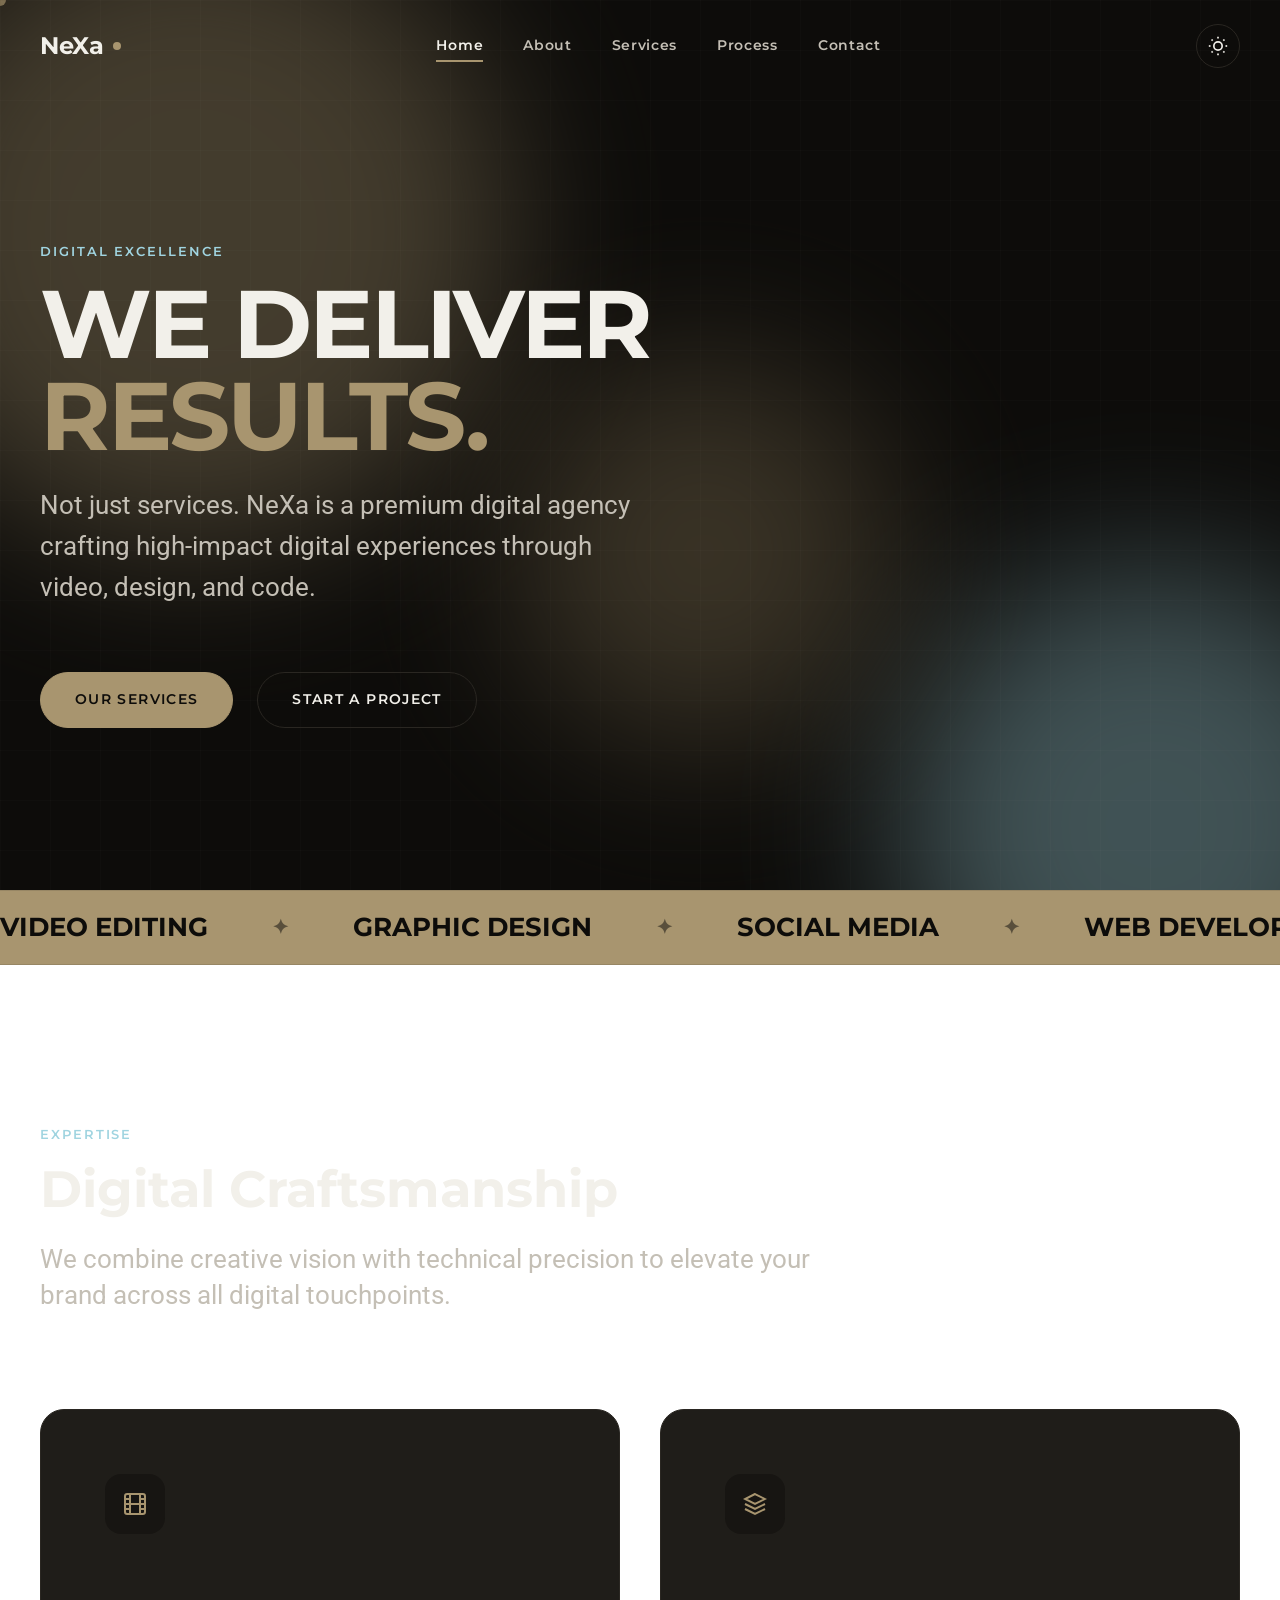
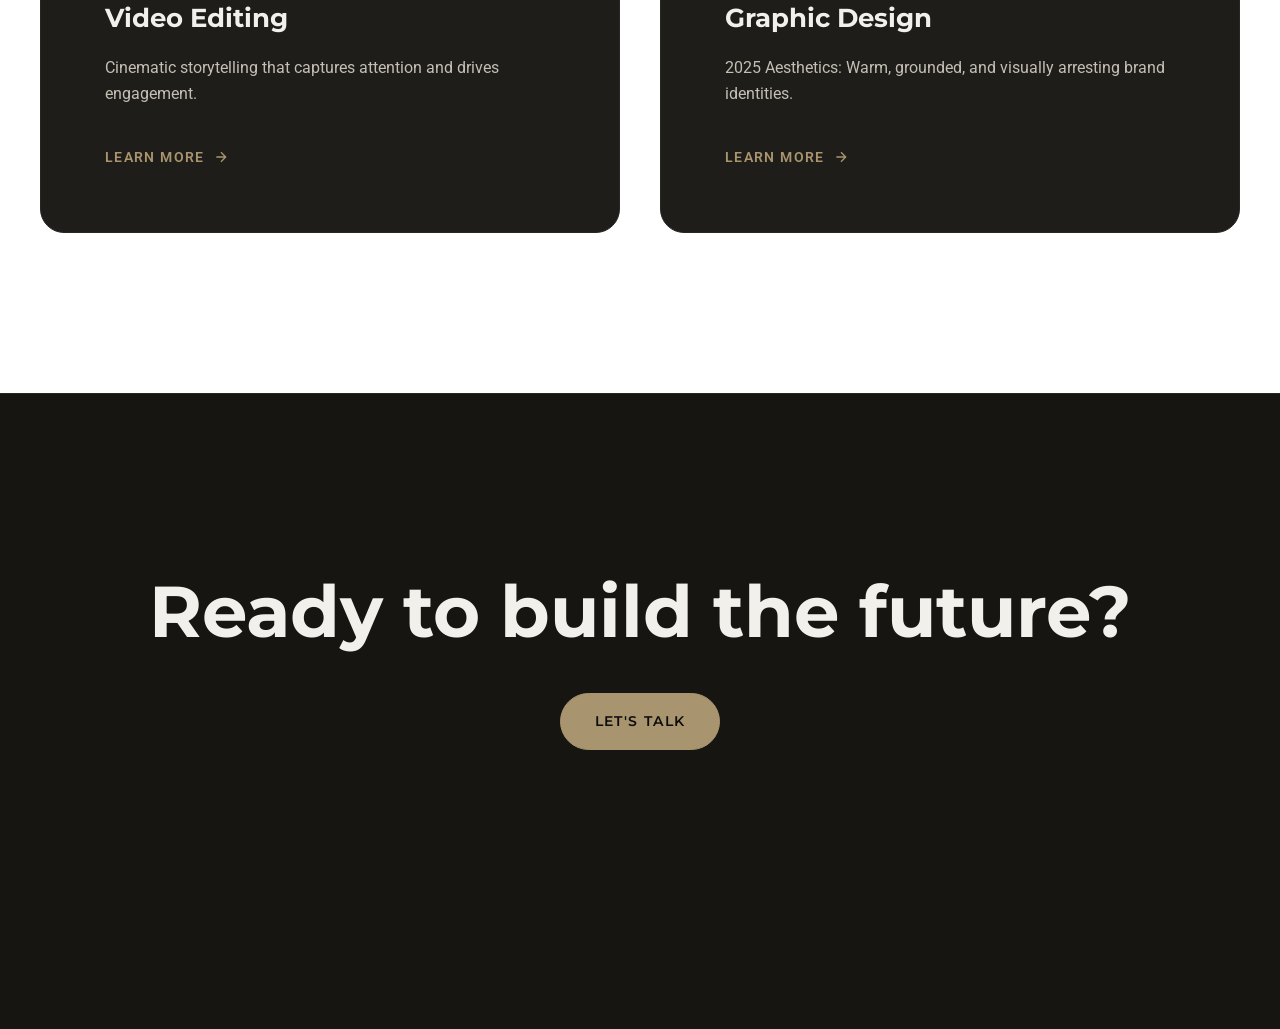
<file: index.html>
<!DOCTYPE html>
<html lang="en" data-theme="dark">
<head>
  <meta charset="UTF-8">
  <meta name="viewport" content="width=device-width, initial-scale=1.0">
  <title>NeXa | Digital Agency</title>
  <meta name="description" content="NeXa - We don't just offer services, we deliver results. Premium digital agency offering Video Editing, Graphic Design, Social Media Management, and Web Development.">
  
  <link rel="preconnect" href="https://fonts.googleapis.com">
  <link rel="preconnect" href="https://fonts.gstatic.com" crossorigin>
  <link href="https://fonts.googleapis.com/css2?family=Montserrat:wght@600;700&family=Roboto:wght@400;600&display=swap" rel="stylesheet">
  
  <link rel="stylesheet" href="styles.css">
</head>
<body>
  <!-- Custom Cursor -->
  <div class="custom-cursor" id="cursor"></div>

  <!-- Header -->
  <header class="site-header" id="header">
    <div class="nav-container">
      <a href="index.html" class="nav-brand interactive">
        NeXa<span class="brand-dot"></span>
      </a>

      <nav class="nav-links" id="nav-links">
        <a href="index.html" class="nav-link active interactive">Home</a>
        <a href="about.html" class="nav-link interactive">About</a>
        <a href="services.html" class="nav-link interactive">Services</a>
        <a href="roadmap.html" class="nav-link interactive">Process</a>
        <a href="contact.html" class="nav-link interactive">Contact</a>
      </nav>

      <div class="nav-actions">
        <button class="theme-toggle interactive" id="theme-toggle" aria-label="Toggle theme">
          <svg class="icon-moon" xmlns="http://www.w3.org/2000/svg" viewBox="0 0 24 24" fill="none" stroke="currentColor" stroke-width="2"><path d="M21 12.79A9 9 0 1 1 11.21 3 7 7 0 0 0 21 12.79z"></path></svg>
          <svg class="icon-sun" xmlns="http://www.w3.org/2000/svg" viewBox="0 0 24 24" fill="none" stroke="currentColor" stroke-width="2"><circle cx="12" cy="12" r="5"></circle><line x1="12" y1="1" x2="12" y2="3"></line><line x1="12" y1="21" x2="12" y2="23"></line><line x1="4.22" y1="4.22" x2="5.64" y2="5.64"></line><line x1="18.36" y1="18.36" x2="19.78" y2="19.78"></line><line x1="1" y1="12" x2="3" y2="12"></line><line x1="21" y1="12" x2="23" y2="12"></line><line x1="4.22" y1="19.78" x2="5.64" y2="18.36"></line><line x1="18.36" y1="5.64" x2="19.78" y2="4.22"></line></svg>
        </button>
        
        <button class="nav-toggle interactive" id="nav-toggle" aria-expanded="false" aria-label="Menu">
          <span class="hamburger-line"></span>
          <span class="hamburger-line"></span>
          <span class="hamburger-line"></span>
        </button>
      </div>
    </div>
  </header>

  <main class="main-content">
    <!-- Hero Section -->
    <section class="hero">
      <div class="hero-bg"></div>
      <div class="hero-content reveal">
        <span class="eyebrow">Digital Excellence</span>
        <h1 class="hero-title">We Deliver <br><span>Results.</span></h1>
        <p class="hero-subtitle">Not just services. NeXa is a premium digital agency crafting high-impact digital experiences through video, design, and code.</p>
        <div class="hero-actions">
          <a href="services.html" class="btn btn-primary interactive">Our Services</a>
          <a href="contact.html" class="btn btn-outline interactive">Start a Project</a>
        </div>
      </div>
    </section>

    <!-- Marquee -->
    <div class="marquee-wrapper">
      <div class="marquee-content">
        <div class="marquee-item">Video Editing</div>
        <div class="marquee-item">Graphic Design</div>
        <div class="marquee-item">Social Media</div>
        <div class="marquee-item">Web Development</div>
        <div class="marquee-item">Strategy</div>
        <!-- Duplicate for infinite loop -->
        <div class="marquee-item">Video Editing</div>
        <div class="marquee-item">Graphic Design</div>
        <div class="marquee-item">Social Media</div>
        <div class="marquee-item">Web Development</div>
        <div class="marquee-item">Strategy</div>
      </div>
    </div>

    <!-- Quick Services Preview -->
    <section class="section">
      <div class="section-header reveal">
        <span class="eyebrow">Expertise</span>
        <h2 class="section-title">Digital Craftsmanship</h2>
        <p class="section-desc">We combine creative vision with technical precision to elevate your brand across all digital touchpoints.</p>
      </div>

      <div class="services-grid reveal-stagger reveal">
        <!-- Service 1 -->
        <div class="service-card interactive">
          <div class="service-icon">
            <svg width="24" height="24" viewBox="0 0 24 24" fill="none" stroke="currentColor" stroke-width="2"><rect x="2" y="2" width="20" height="20" rx="2.18" ry="2.18"></rect><line x1="7" y1="2" x2="7" y2="22"></line><line x1="17" y1="2" x2="17" y2="22"></line><line x1="2" y1="12" x2="22" y2="12"></line><line x1="2" y1="7" x2="7" y2="7"></line><line x1="2" y1="17" x2="7" y2="17"></line><line x1="17" y1="17" x2="22" y2="17"></line><line x1="17" y1="7" x2="22" y2="7"></line></svg>
          </div>
          <div>
            <h3>Video Editing</h3>
            <p>Cinematic storytelling that captures attention and drives engagement.</p>
          </div>
          <a href="services.html" class="service-link">Learn More <svg width="16" height="16" viewBox="0 0 24 24" fill="none" stroke="currentColor" stroke-width="2"><path d="M5 12h14M12 5l7 7-7 7"/></svg></a>
        </div>
        
        <!-- Service 2 -->
        <div class="service-card interactive">
          <div class="service-icon">
            <svg width="24" height="24" viewBox="0 0 24 24" fill="none" stroke="currentColor" stroke-width="2"><polygon points="12 2 2 7 12 12 22 7 12 2"></polygon><polyline points="2 17 12 22 22 17"></polyline><polyline points="2 12 12 17 22 12"></polyline></svg>
          </div>
          <div>
            <h3>Graphic Design</h3>
            <p>2025 Aesthetics: Warm, grounded, and visually arresting brand identities.</p>
          </div>
          <a href="services.html" class="service-link">Learn More <svg width="16" height="16" viewBox="0 0 24 24" fill="none" stroke="currentColor" stroke-width="2"><path d="M5 12h14M12 5l7 7-7 7"/></svg></a>
        </div>
      </div>
    </section>
  </main>

  <footer class="site-footer">
    <div class="footer-top reveal">
      <h2 class="footer-title">Ready to build the future?</h2>
      <a href="contact.html" class="btn btn-primary interactive">Let's Talk</a>
    </div>
    <div class="footer-bottom reveal">
      <div class="nav-brand">NeXa<span class="brand-dot"></span></div>
      <p>&copy; 2026 NeXa Digital Agency. All rights reserved.</p>
      <div class="footer-links">
        <a href="#" class="interactive">Twitter</a>
        <a href="#" class="interactive">LinkedIn</a>
        <a href="#" class="interactive">Instagram</a>
      </div>
    </div>
  </footer>

  <script src="script.js"></script>
</body>
</html>
</file>
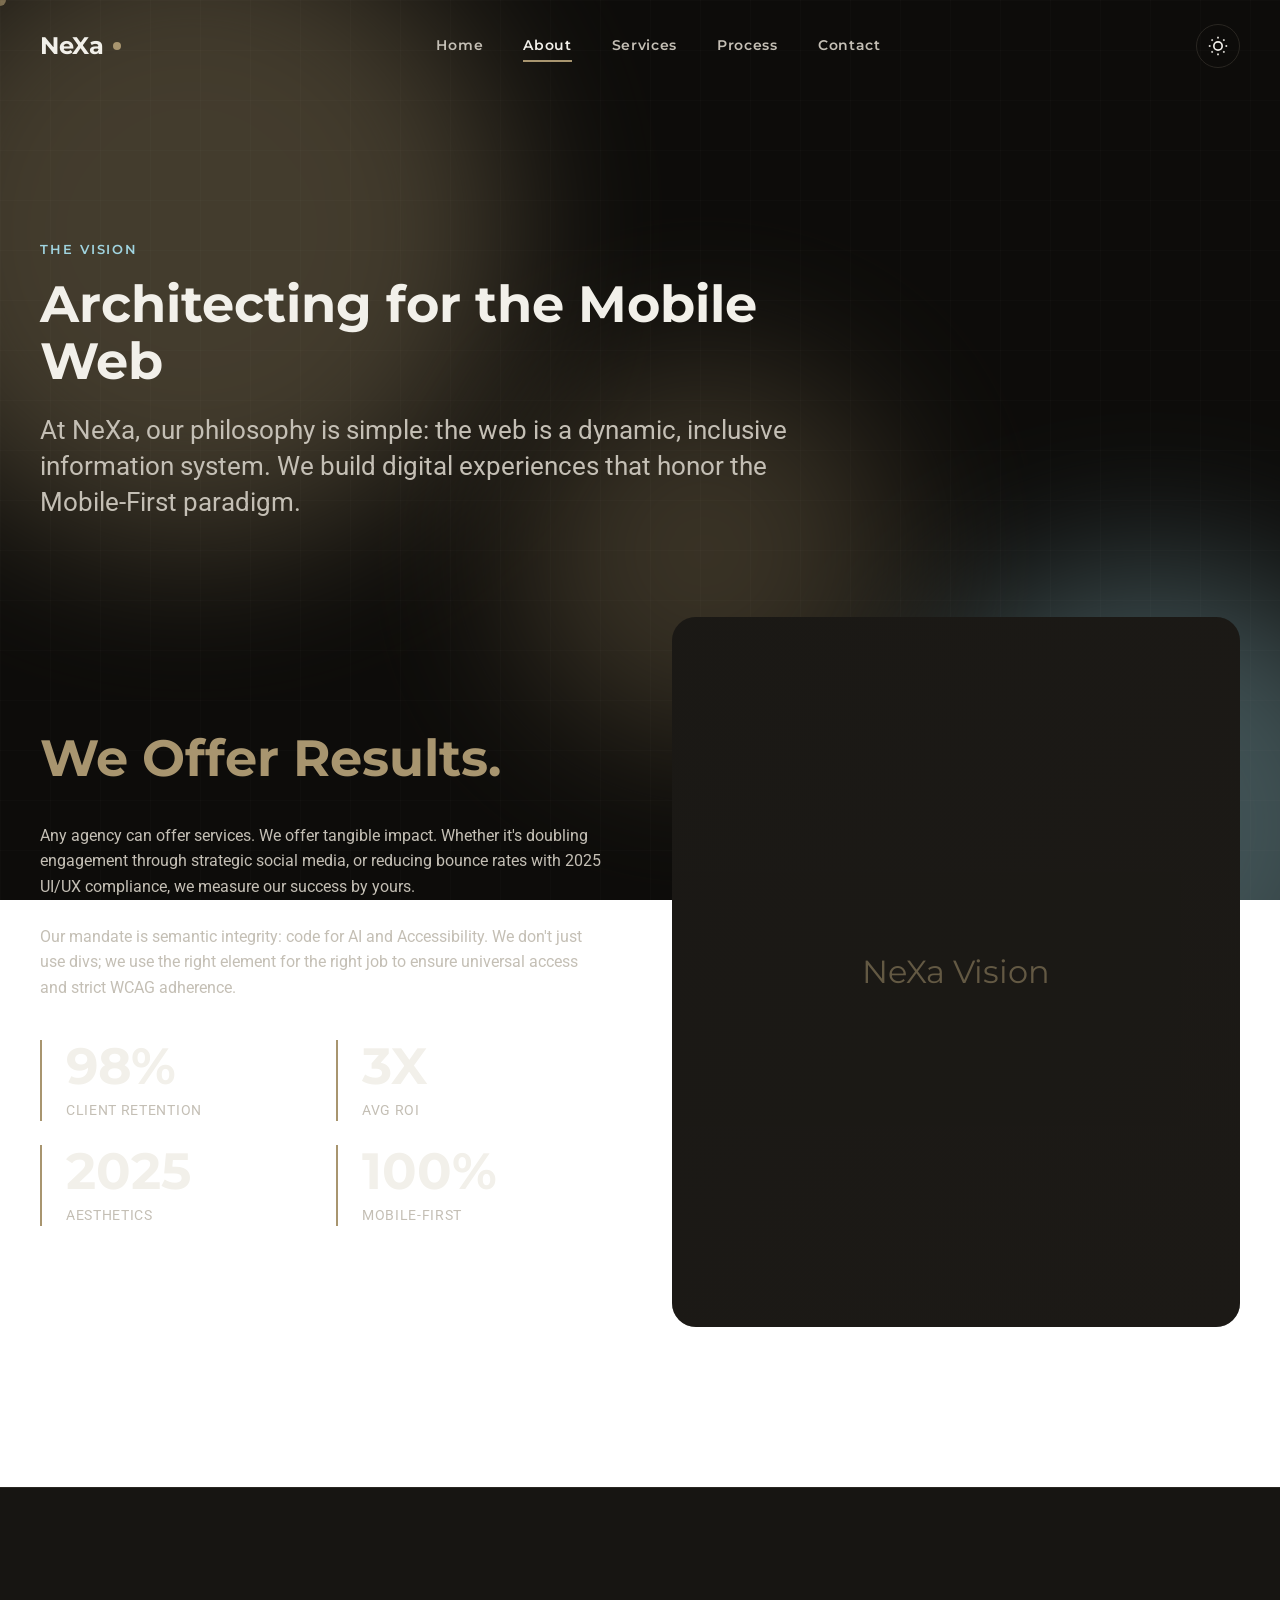
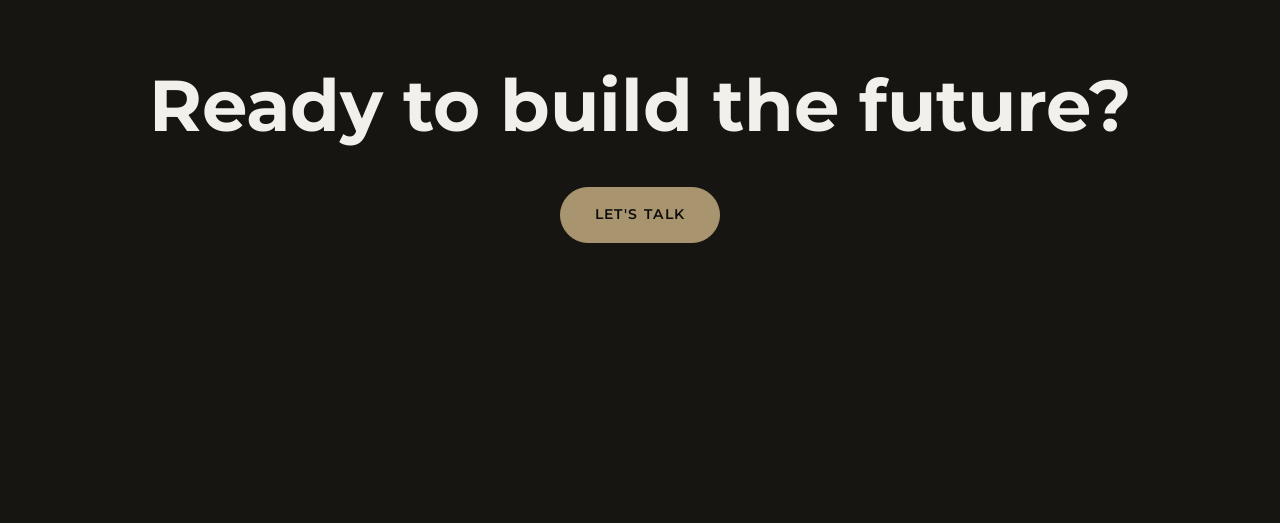
<file: about.html>
<!DOCTYPE html>
<html lang="en" data-theme="dark">
<head>
  <meta charset="UTF-8">
  <meta name="viewport" content="width=device-width, initial-scale=1.0">
  <title>About | NeXa Digital Agency</title>
  
  <link rel="preconnect" href="https://fonts.googleapis.com">
  <link rel="preconnect" href="https://fonts.gstatic.com" crossorigin>
  <link href="https://fonts.googleapis.com/css2?family=Montserrat:wght@600;700&family=Roboto:wght@400;600&display=swap" rel="stylesheet">
  
  <link rel="stylesheet" href="styles.css">
</head>
<body>
  <div class="custom-cursor" id="cursor"></div>

  <!-- Header -->
  <header class="site-header" id="header">
    <div class="nav-container">
      <a href="index.html" class="nav-brand interactive">
        NeXa<span class="brand-dot"></span>
      </a>

      <nav class="nav-links" id="nav-links">
        <a href="index.html" class="nav-link interactive">Home</a>
        <a href="about.html" class="nav-link active interactive">About</a>
        <a href="services.html" class="nav-link interactive">Services</a>
        <a href="roadmap.html" class="nav-link interactive">Process</a>
        <a href="contact.html" class="nav-link interactive">Contact</a>
      </nav>

      <div class="nav-actions">
        <button class="theme-toggle interactive" id="theme-toggle" aria-label="Toggle theme">
          <svg class="icon-moon" xmlns="http://www.w3.org/2000/svg" viewBox="0 0 24 24" fill="none" stroke="currentColor" stroke-width="2"><path d="M21 12.79A9 9 0 1 1 11.21 3 7 7 0 0 0 21 12.79z"></path></svg>
          <svg class="icon-sun" xmlns="http://www.w3.org/2000/svg" viewBox="0 0 24 24" fill="none" stroke="currentColor" stroke-width="2"><circle cx="12" cy="12" r="5"></circle><line x1="12" y1="1" x2="12" y2="3"></line><line x1="12" y1="21" x2="12" y2="23"></line><line x1="4.22" y1="4.22" x2="5.64" y2="5.64"></line><line x1="18.36" y1="18.36" x2="19.78" y2="19.78"></line><line x1="1" y1="12" x2="3" y2="12"></line><line x1="21" y1="12" x2="23" y2="12"></line><line x1="4.22" y1="19.78" x2="5.64" y2="18.36"></line><line x1="18.36" y1="5.64" x2="19.78" y2="4.22"></line></svg>
        </button>
        
        <button class="nav-toggle interactive" id="nav-toggle" aria-expanded="false" aria-label="Menu">
          <span class="hamburger-line"></span>
          <span class="hamburger-line"></span>
          <span class="hamburger-line"></span>
        </button>
      </div>
    </div>
  </header>

  <main class="main-content">
    <section class="section">
      <div class="section-header reveal">
        <span class="eyebrow">The Vision</span>
        <h1 class="section-title">Architecting for the Mobile Web</h1>
        <p class="section-desc">At NeXa, our philosophy is simple: the web is a dynamic, inclusive information system. We build digital experiences that honor the Mobile-First paradigm.</p>
      </div>

      <div class="results-grid reveal">
        <div class="results-content">
          <h2 class="text-accent" style="font-family: var(--font-headline); font-size: var(--fs-h2); margin-bottom: var(--space-md);">We Offer Results.</h2>
          <p style="margin-bottom: var(--space-md); color: var(--text-secondary);">
            Any agency can offer services. We offer tangible impact. Whether it's doubling engagement through strategic social media, or reducing bounce rates with 2025 UI/UX compliance, we measure our success by yours.
          </p>
          <p style="color: var(--text-secondary);">
            Our mandate is semantic integrity: code for AI and Accessibility. We don't just use divs; we use the right element for the right job to ensure universal access and strict WCAG adherence.
          </p>
          
          <div class="results-stats">
            <div class="stat-item interactive">
              <div class="stat-num">98%</div>
              <div class="stat-label">Client Retention</div>
            </div>
            <div class="stat-item interactive">
              <div class="stat-num">3X</div>
              <div class="stat-label">Avg ROI</div>
            </div>
            <div class="stat-item interactive">
              <div class="stat-num">2025</div>
              <div class="stat-label">Aesthetics</div>
            </div>
            <div class="stat-item interactive">
              <div class="stat-num">100%</div>
              <div class="stat-label">Mobile-First</div>
            </div>
          </div>
        </div>
        
        <div class="results-image interactive">
          <!-- Placeholder gradient box since we don't have an image -->
          <div style="width: 100%; height: 100%; background: linear-gradient(135deg, var(--bg-secondary), var(--bg-hero-start)); display: flex; align-items: center; justify-content: center; font-family: var(--font-headline); font-size: 2rem; color: var(--accent); opacity: 0.5;">
            NeXa Vision
          </div>
        </div>
      </div>
    </section>
  </main>

  <footer class="site-footer">
    <div class="footer-top reveal">
      <h2 class="footer-title">Ready to build the future?</h2>
      <a href="contact.html" class="btn btn-primary interactive">Let's Talk</a>
    </div>
    <div class="footer-bottom reveal">
      <div class="nav-brand">NeXa<span class="brand-dot"></span></div>
      <p>&copy; 2026 NeXa Digital Agency. All rights reserved.</p>
      <div class="footer-links">
        <a href="#" class="interactive">Twitter</a>
        <a href="#" class="interactive">LinkedIn</a>
        <a href="#" class="interactive">Instagram</a>
      </div>
    </div>
  </footer>

  <script src="script.js"></script>
</body>
</html>
</file>
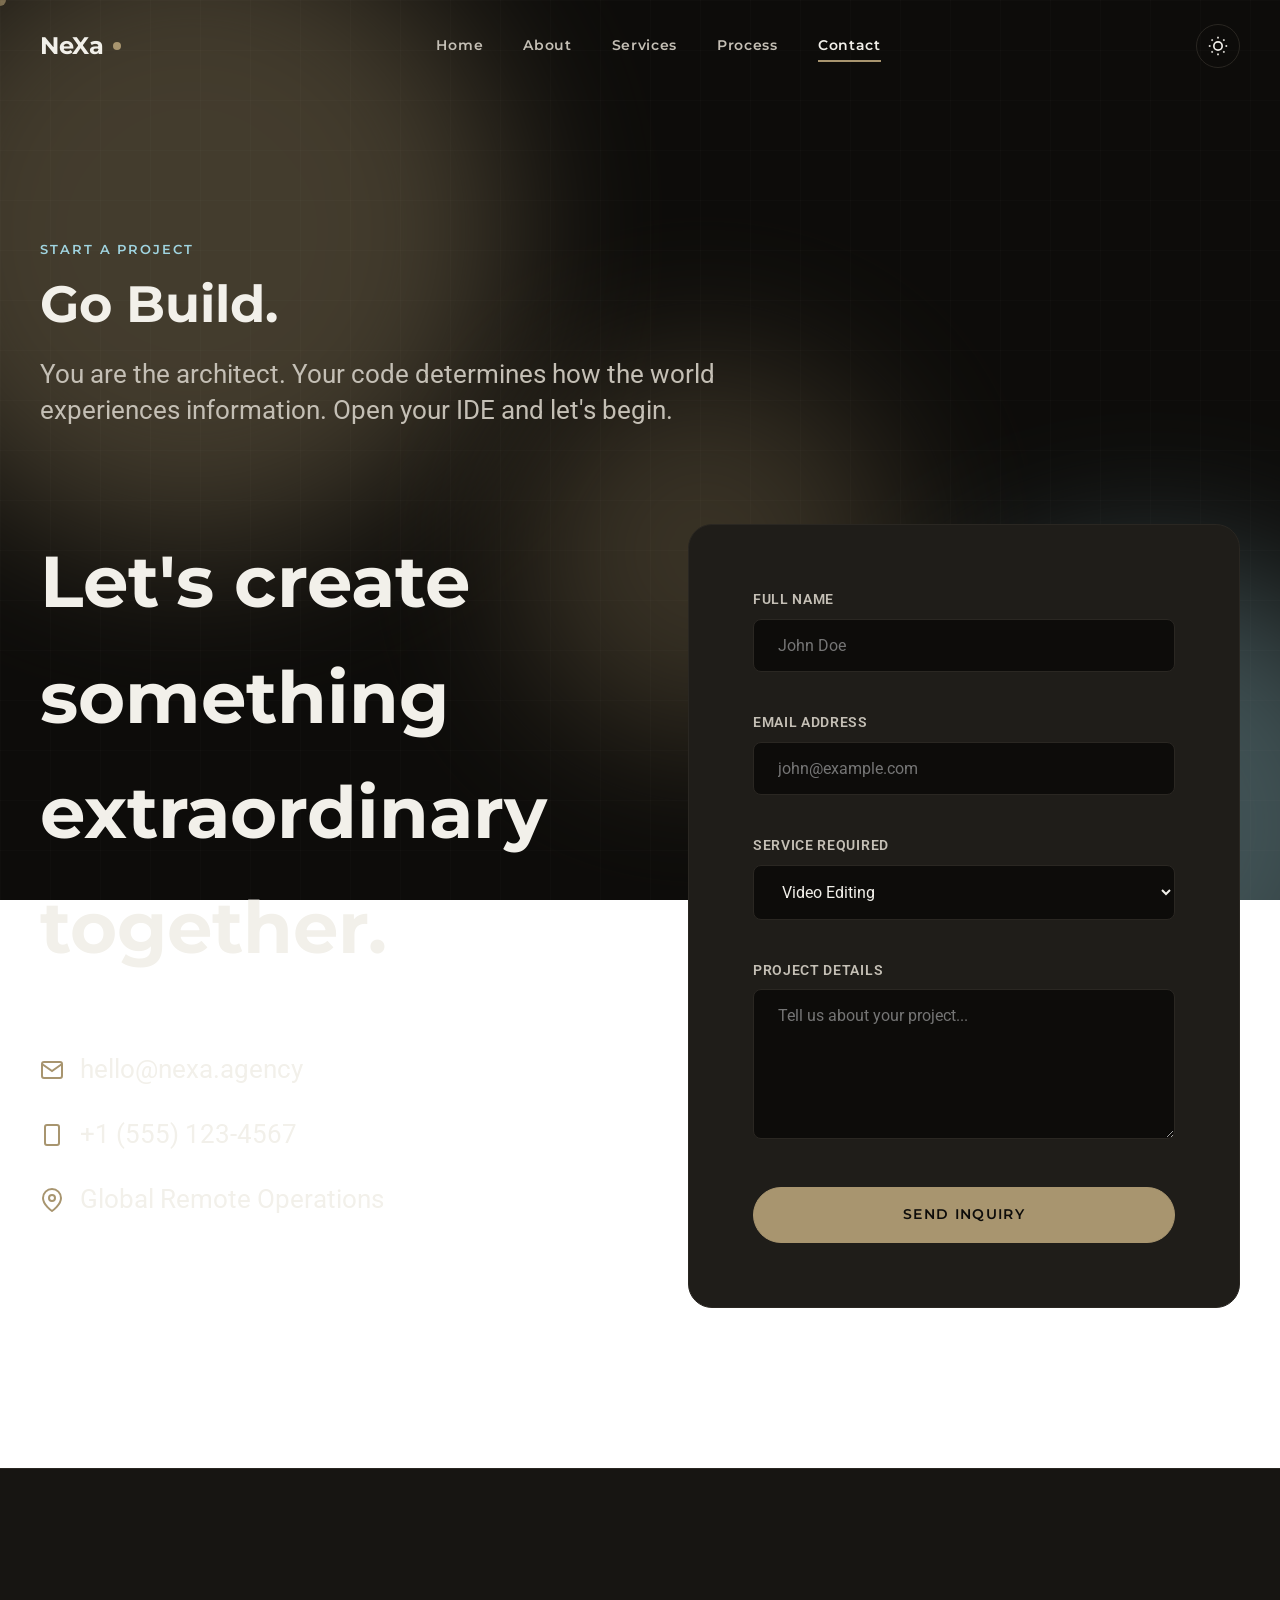
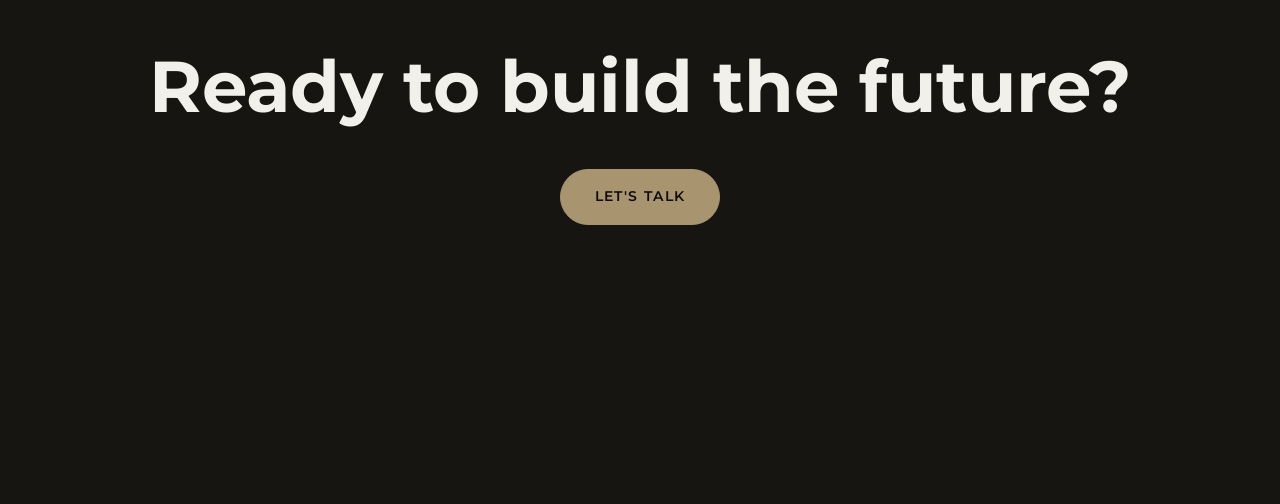
<file: contact.html>
<!DOCTYPE html>
<html lang="en" data-theme="dark">
<head>
  <meta charset="UTF-8">
  <meta name="viewport" content="width=device-width, initial-scale=1.0">
  <title>Contact | NeXa Digital Agency</title>
  
  <link rel="preconnect" href="https://fonts.googleapis.com">
  <link rel="preconnect" href="https://fonts.gstatic.com" crossorigin>
  <link href="https://fonts.googleapis.com/css2?family=Montserrat:wght@600;700&family=Roboto:wght@400;600&display=swap" rel="stylesheet">
  
  <link rel="stylesheet" href="styles.css">
</head>
<body>
  <div class="custom-cursor" id="cursor"></div>

  <!-- Header -->
  <header class="site-header" id="header">
    <div class="nav-container">
      <a href="index.html" class="nav-brand interactive">
        NeXa<span class="brand-dot"></span>
      </a>

      <nav class="nav-links" id="nav-links">
        <a href="index.html" class="nav-link interactive">Home</a>
        <a href="about.html" class="nav-link interactive">About</a>
        <a href="services.html" class="nav-link interactive">Services</a>
        <a href="roadmap.html" class="nav-link interactive">Process</a>
        <a href="contact.html" class="nav-link active interactive">Contact</a>
      </nav>

      <div class="nav-actions">
        <button class="theme-toggle interactive" id="theme-toggle" aria-label="Toggle theme">
          <svg class="icon-moon" xmlns="http://www.w3.org/2000/svg" viewBox="0 0 24 24" fill="none" stroke="currentColor" stroke-width="2"><path d="M21 12.79A9 9 0 1 1 11.21 3 7 7 0 0 0 21 12.79z"></path></svg>
          <svg class="icon-sun" xmlns="http://www.w3.org/2000/svg" viewBox="0 0 24 24" fill="none" stroke="currentColor" stroke-width="2"><circle cx="12" cy="12" r="5"></circle><line x1="12" y1="1" x2="12" y2="3"></line><line x1="12" y1="21" x2="12" y2="23"></line><line x1="4.22" y1="4.22" x2="5.64" y2="5.64"></line><line x1="18.36" y1="18.36" x2="19.78" y2="19.78"></line><line x1="1" y1="12" x2="3" y2="12"></line><line x1="21" y1="12" x2="23" y2="12"></line><line x1="4.22" y1="19.78" x2="5.64" y2="18.36"></line><line x1="18.36" y1="5.64" x2="19.78" y2="4.22"></line></svg>
        </button>
        
        <button class="nav-toggle interactive" id="nav-toggle" aria-expanded="false" aria-label="Menu">
          <span class="hamburger-line"></span>
          <span class="hamburger-line"></span>
          <span class="hamburger-line"></span>
        </button>
      </div>
    </div>
  </header>

  <main class="main-content">
    <section class="section">
      <div class="section-header reveal">
        <span class="eyebrow">Start a Project</span>
        <h1 class="section-title">Go Build.</h1>
        <p class="section-desc">You are the architect. Your code determines how the world experiences information. Open your IDE and let's begin.</p>
      </div>

      <div class="contact-layout reveal">
        <div class="contact-info">
          <h2>Let's create something extraordinary together.</h2>
          <div class="contact-details">
            <div class="contact-item interactive">
              <svg width="24" height="24" viewBox="0 0 24 24" fill="none" stroke="var(--accent)" stroke-width="2"><path d="M4 4h16c1.1 0 2 .9 2 2v12c0 1.1-.9 2-2 2H4c-1.1 0-2-.9-2-2V6c0-1.1.9-2 2-2z"></path><polyline points="22,6 12,13 2,6"></polyline></svg>
              hello@nexa.agency
            </div>
            <div class="contact-item interactive">
              <svg width="24" height="24" viewBox="0 0 24 24" fill="none" stroke="var(--accent)" stroke-width="2"><rect x="5" y="2" width="14" height="20" rx="2" ry="2"></rect><line x1="12" y1="18" x2="12.01" y2="18"></line></svg>
              +1 (555) 123-4567
            </div>
            <div class="contact-item interactive">
              <svg width="24" height="24" viewBox="0 0 24 24" fill="none" stroke="var(--accent)" stroke-width="2"><path d="M21 10c0 7-9 13-9 13s-9-6-9-13a9 9 0 0 1 18 0z"></path><circle cx="12" cy="10" r="3"></circle></svg>
              Global Remote Operations
            </div>
          </div>
        </div>

        <form class="contact-form" action="#" method="POST" onsubmit="event.preventDefault(); alert('Form submitted! We will get back to you soon.');">
          <div class="form-group">
            <label class="form-label" for="name">Full Name</label>
            <input class="form-input interactive" type="text" id="name" name="name" required placeholder="John Doe">
          </div>
          <div class="form-group">
            <label class="form-label" for="email">Email Address</label>
            <input class="form-input interactive" type="email" id="email" name="email" required placeholder="john@example.com">
          </div>
          <div class="form-group">
            <label class="form-label" for="service">Service Required</label>
            <select class="form-input interactive" id="service" name="service">
              <option value="video">Video Editing</option>
              <option value="graphic">Graphic Design</option>
              <option value="social">Social Media</option>
              <option value="web">Web Development</option>
              <option value="other">Other</option>
            </select>
          </div>
          <div class="form-group">
            <label class="form-label" for="message">Project Details</label>
            <textarea class="form-textarea interactive" id="message" name="message" required placeholder="Tell us about your project..."></textarea>
          </div>
          <button type="submit" class="btn btn-primary interactive" style="width: 100%;">Send Inquiry</button>
        </form>
      </div>
    </section>
  </main>

  <footer class="site-footer">
    <div class="footer-top reveal">
      <h2 class="footer-title">Ready to build the future?</h2>
      <a href="contact.html" class="btn btn-primary interactive">Let's Talk</a>
    </div>
    <div class="footer-bottom reveal">
      <div class="nav-brand">NeXa<span class="brand-dot"></span></div>
      <p>&copy; 2026 NeXa Digital Agency. All rights reserved.</p>
      <div class="footer-links">
        <a href="#" class="interactive">Twitter</a>
        <a href="#" class="interactive">LinkedIn</a>
        <a href="#" class="interactive">Instagram</a>
      </div>
    </div>
  </footer>

  <script src="script.js"></script>
</body>
</html>
</file>
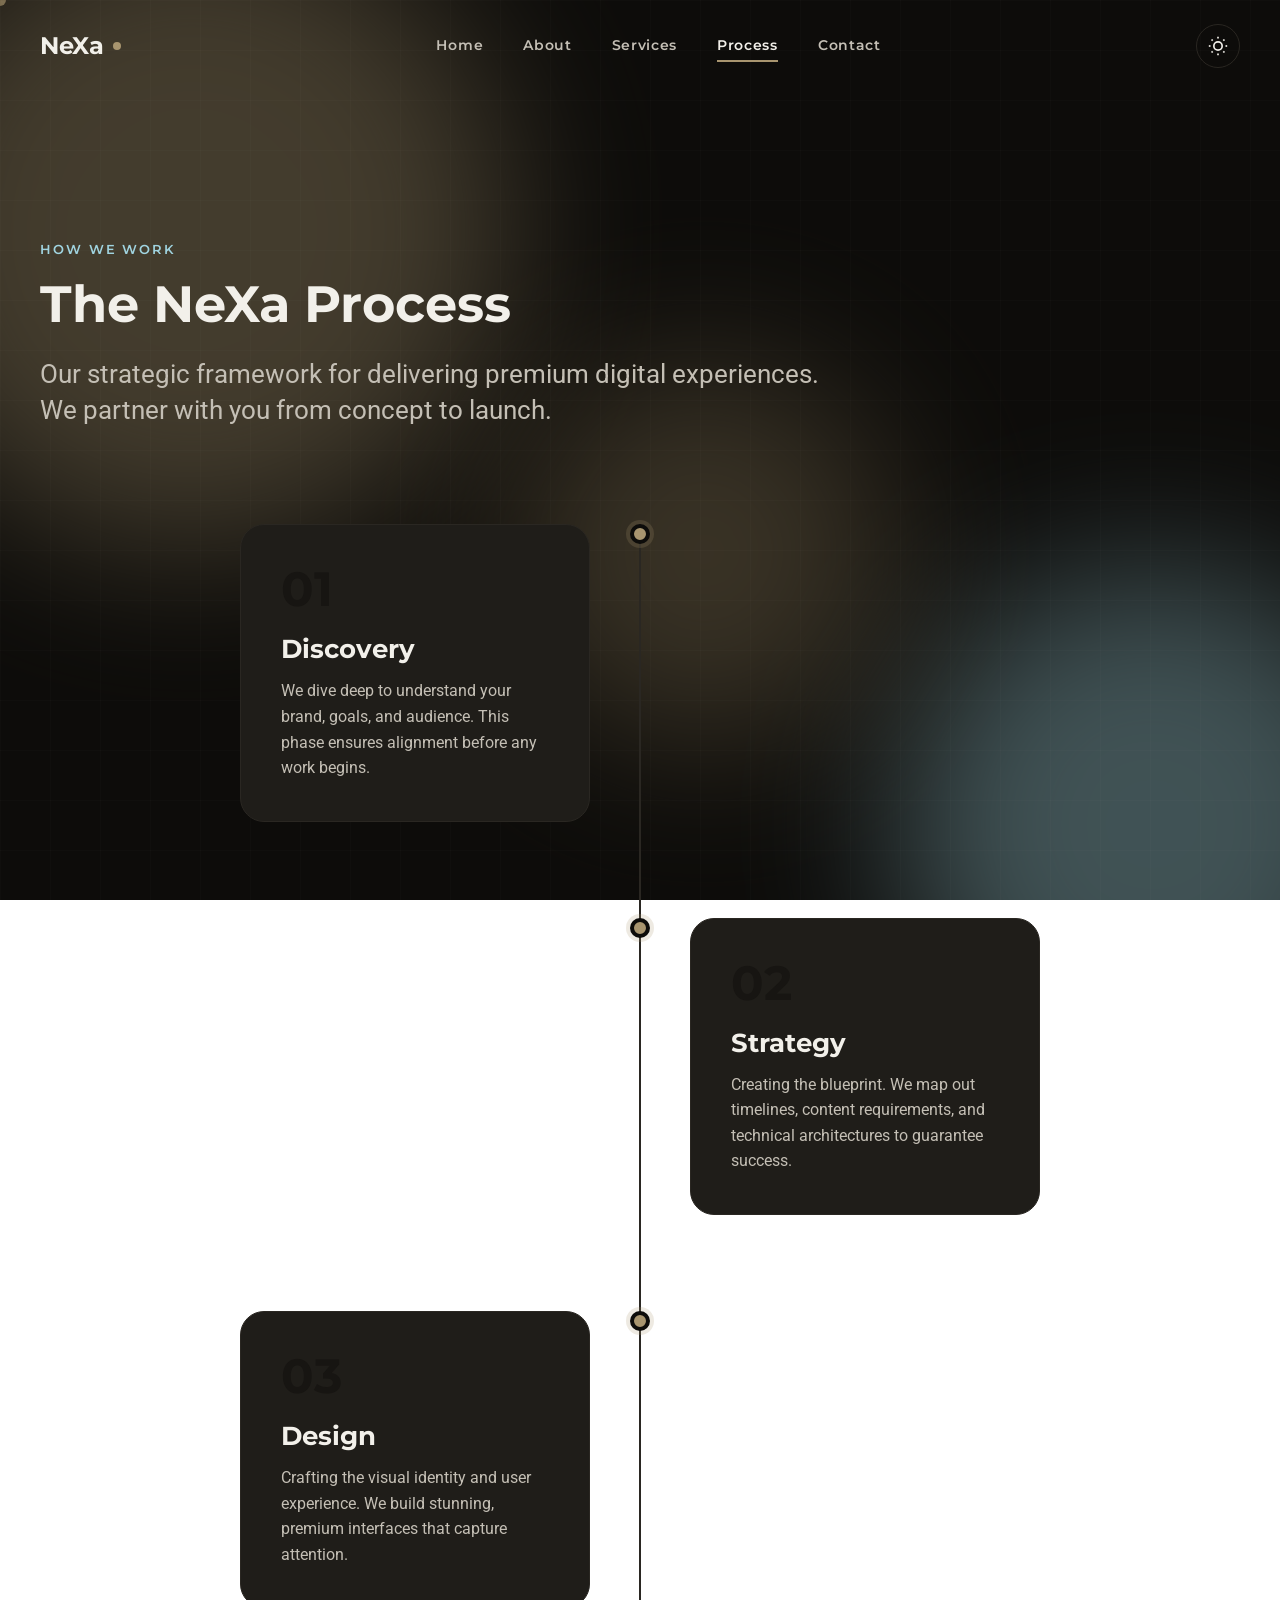
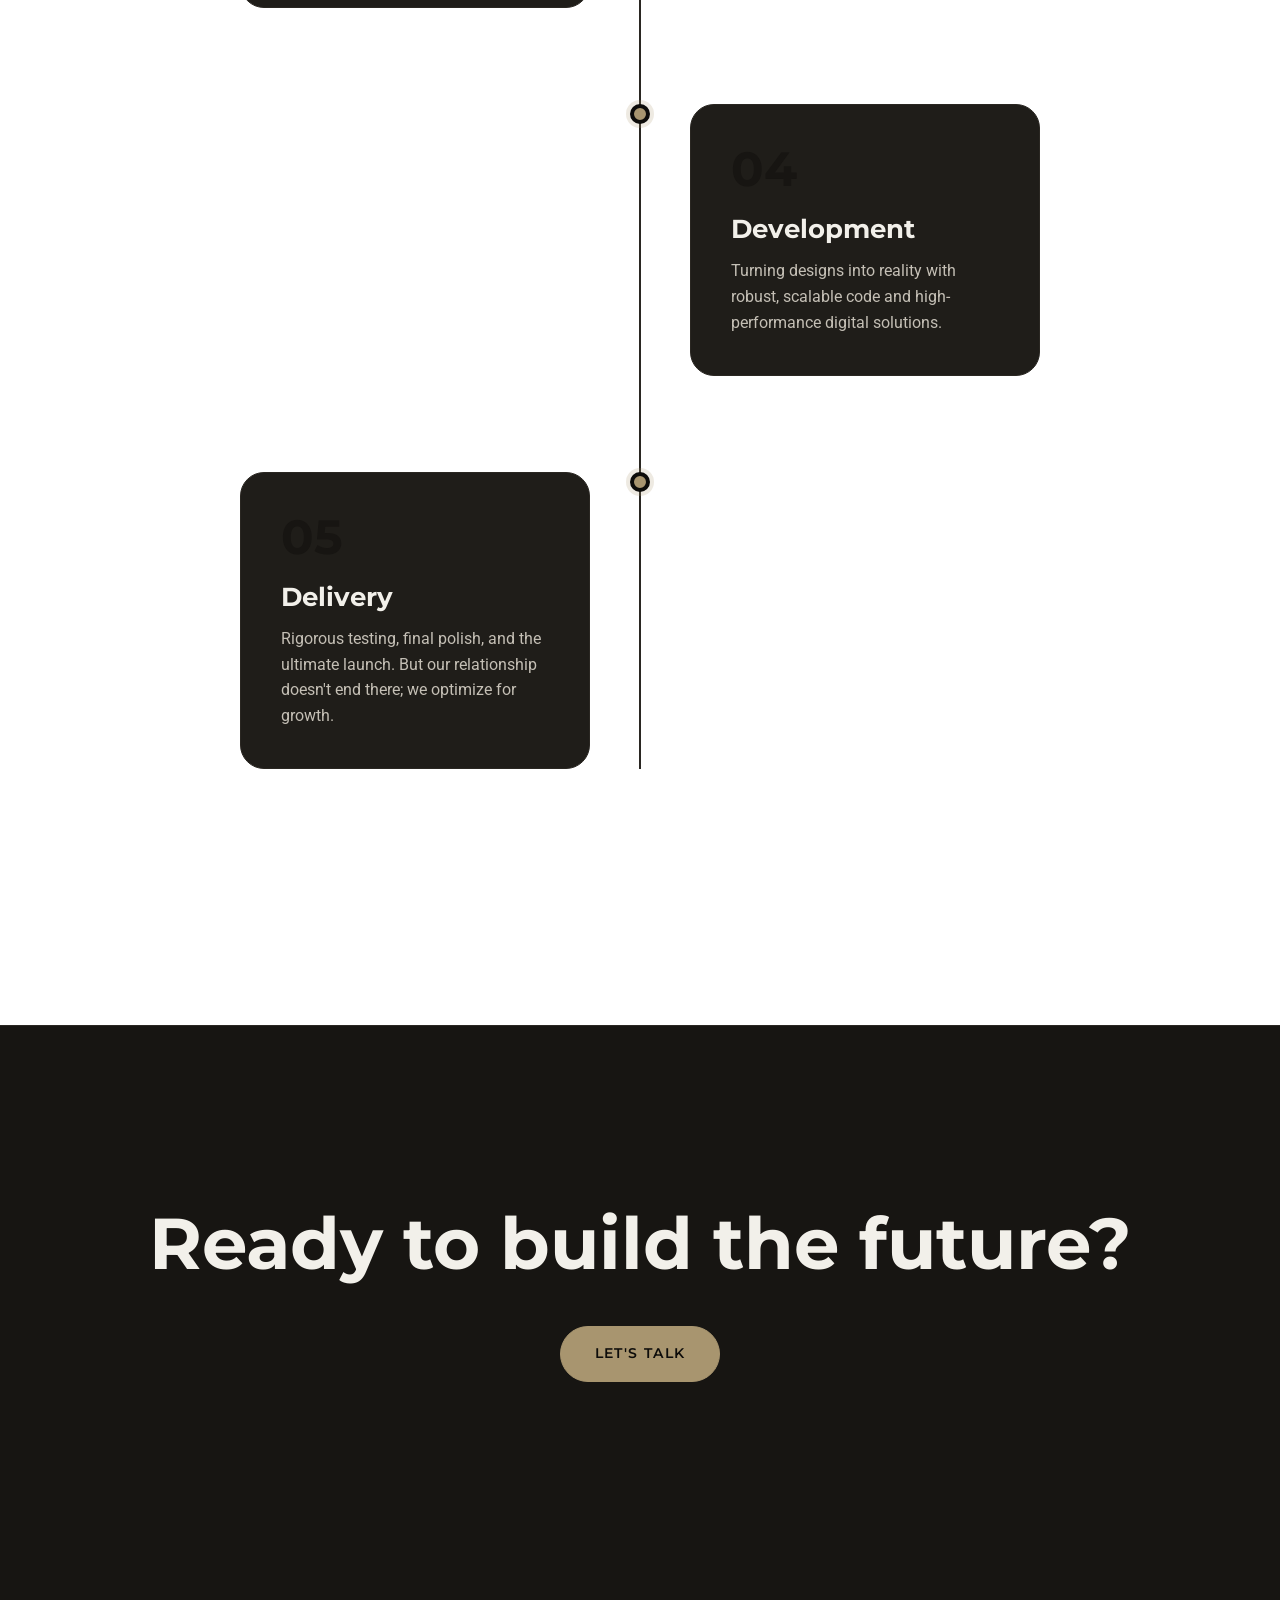
<file: roadmap.html>
<!DOCTYPE html>
<html lang="en" data-theme="dark">
<head>
  <meta charset="UTF-8">
  <meta name="viewport" content="width=device-width, initial-scale=1.0">
  <title>Process | NeXa Digital Agency</title>
  
  <link rel="preconnect" href="https://fonts.googleapis.com">
  <link rel="preconnect" href="https://fonts.gstatic.com" crossorigin>
  <link href="https://fonts.googleapis.com/css2?family=Montserrat:wght@600;700&family=Roboto:wght@400;600&display=swap" rel="stylesheet">
  
  <link rel="stylesheet" href="styles.css">
</head>
<body>
  <div class="custom-cursor" id="cursor"></div>

  <!-- Header -->
  <header class="site-header" id="header">
    <div class="nav-container">
      <a href="index.html" class="nav-brand interactive">
        NeXa<span class="brand-dot"></span>
      </a>

      <nav class="nav-links" id="nav-links">
        <a href="index.html" class="nav-link interactive">Home</a>
        <a href="about.html" class="nav-link interactive">About</a>
        <a href="services.html" class="nav-link interactive">Services</a>
        <a href="roadmap.html" class="nav-link active interactive">Process</a>
        <a href="contact.html" class="nav-link interactive">Contact</a>
      </nav>

      <div class="nav-actions">
        <button class="theme-toggle interactive" id="theme-toggle" aria-label="Toggle theme">
          <svg class="icon-moon" xmlns="http://www.w3.org/2000/svg" viewBox="0 0 24 24" fill="none" stroke="currentColor" stroke-width="2"><path d="M21 12.79A9 9 0 1 1 11.21 3 7 7 0 0 0 21 12.79z"></path></svg>
          <svg class="icon-sun" xmlns="http://www.w3.org/2000/svg" viewBox="0 0 24 24" fill="none" stroke="currentColor" stroke-width="2"><circle cx="12" cy="12" r="5"></circle><line x1="12" y1="1" x2="12" y2="3"></line><line x1="12" y1="21" x2="12" y2="23"></line><line x1="4.22" y1="4.22" x2="5.64" y2="5.64"></line><line x1="18.36" y1="18.36" x2="19.78" y2="19.78"></line><line x1="1" y1="12" x2="3" y2="12"></line><line x1="21" y1="12" x2="23" y2="12"></line><line x1="4.22" y1="19.78" x2="5.64" y2="18.36"></line><line x1="18.36" y1="5.64" x2="19.78" y2="4.22"></line></svg>
        </button>
        
        <button class="nav-toggle interactive" id="nav-toggle" aria-expanded="false" aria-label="Menu">
          <span class="hamburger-line"></span>
          <span class="hamburger-line"></span>
          <span class="hamburger-line"></span>
        </button>
      </div>
    </div>
  </header>

  <main class="main-content">
    <section class="section">
      <div class="section-header reveal">
        <span class="eyebrow">How We Work</span>
        <h1 class="section-title">The NeXa Process</h1>
        <p class="section-desc">Our strategic framework for delivering premium digital experiences. We partner with you from concept to launch.</p>
      </div>

      <div class="roadmap-container">
        <!-- Step 1 -->
        <div class="roadmap-step reveal">
          <div class="step-dot"></div>
          <div class="step-content interactive">
            <div class="step-num">01</div>
            <h3 style="font-family: var(--font-headline); font-size: var(--fs-h3); margin-bottom: var(--space-xs);">Discovery</h3>
            <p style="color: var(--text-secondary);">We dive deep to understand your brand, goals, and audience. This phase ensures alignment before any work begins.</p>
          </div>
        </div>
        
        <!-- Step 2 -->
        <div class="roadmap-step reveal">
          <div class="step-dot"></div>
          <div class="step-content interactive">
            <div class="step-num">02</div>
            <h3 style="font-family: var(--font-headline); font-size: var(--fs-h3); margin-bottom: var(--space-xs);">Strategy</h3>
            <p style="color: var(--text-secondary);">Creating the blueprint. We map out timelines, content requirements, and technical architectures to guarantee success.</p>
          </div>
        </div>

        <!-- Step 3 -->
        <div class="roadmap-step reveal">
          <div class="step-dot"></div>
          <div class="step-content interactive">
            <div class="step-num">03</div>
            <h3 style="font-family: var(--font-headline); font-size: var(--fs-h3); margin-bottom: var(--space-xs);">Design</h3>
            <p style="color: var(--text-secondary);">Crafting the visual identity and user experience. We build stunning, premium interfaces that capture attention.</p>
          </div>
        </div>

        <!-- Step 4 -->
        <div class="roadmap-step reveal">
          <div class="step-dot"></div>
          <div class="step-content interactive">
            <div class="step-num">04</div>
            <h3 style="font-family: var(--font-headline); font-size: var(--fs-h3); margin-bottom: var(--space-xs);">Development</h3>
            <p style="color: var(--text-secondary);">Turning designs into reality with robust, scalable code and high-performance digital solutions.</p>
          </div>
        </div>

        <!-- Step 5 -->
        <div class="roadmap-step reveal">
          <div class="step-dot"></div>
          <div class="step-content interactive">
            <div class="step-num">05</div>
            <h3 style="font-family: var(--font-headline); font-size: var(--fs-h3); margin-bottom: var(--space-xs);">Delivery</h3>
            <p style="color: var(--text-secondary);">Rigorous testing, final polish, and the ultimate launch. But our relationship doesn't end there; we optimize for growth.</p>
          </div>
        </div>

      </div>
    </section>
  </main>

  <footer class="site-footer">
    <div class="footer-top reveal">
      <h2 class="footer-title">Ready to build the future?</h2>
      <a href="contact.html" class="btn btn-primary interactive">Let's Talk</a>
    </div>
    <div class="footer-bottom reveal">
      <div class="nav-brand">NeXa<span class="brand-dot"></span></div>
      <p>&copy; 2026 NeXa Digital Agency. All rights reserved.</p>
      <div class="footer-links">
        <a href="#" class="interactive">Twitter</a>
        <a href="#" class="interactive">LinkedIn</a>
        <a href="#" class="interactive">Instagram</a>
      </div>
    </div>
  </footer>

  <script src="script.js"></script>
</body>
</html>
</file>
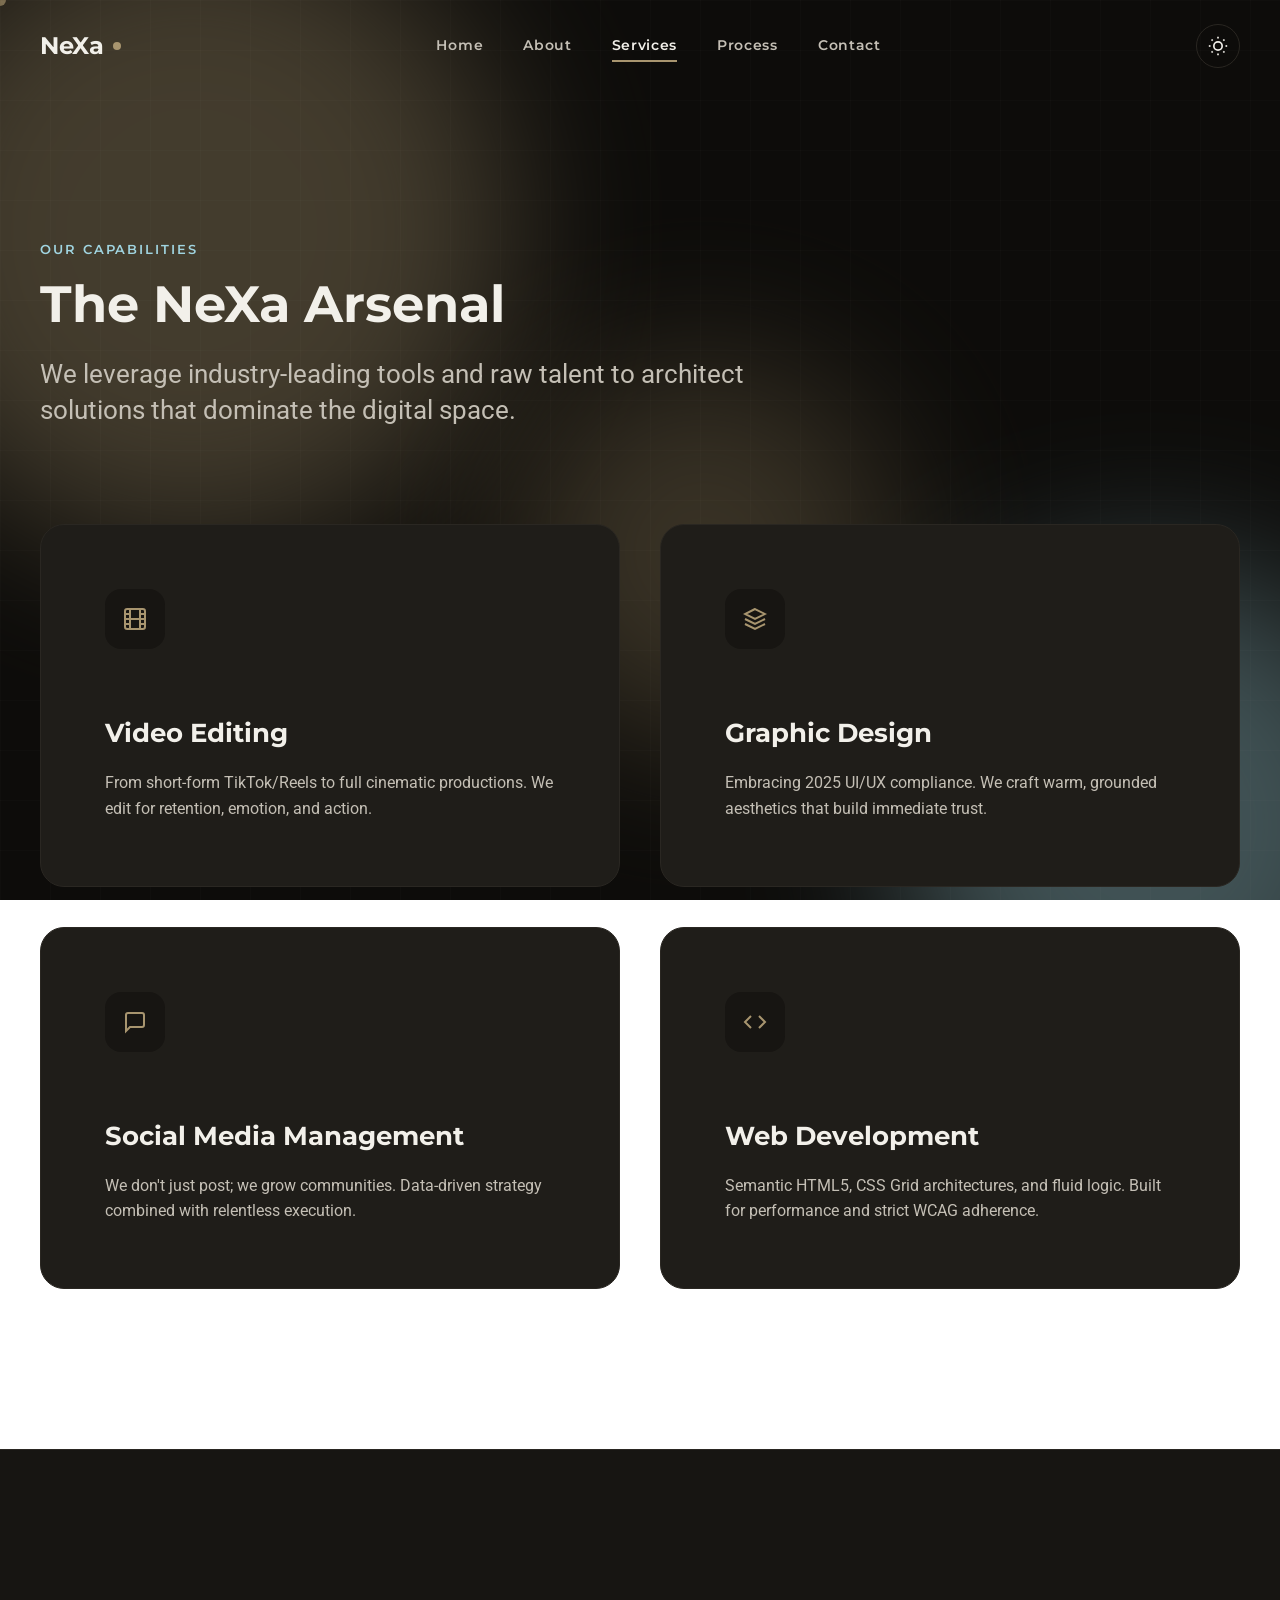
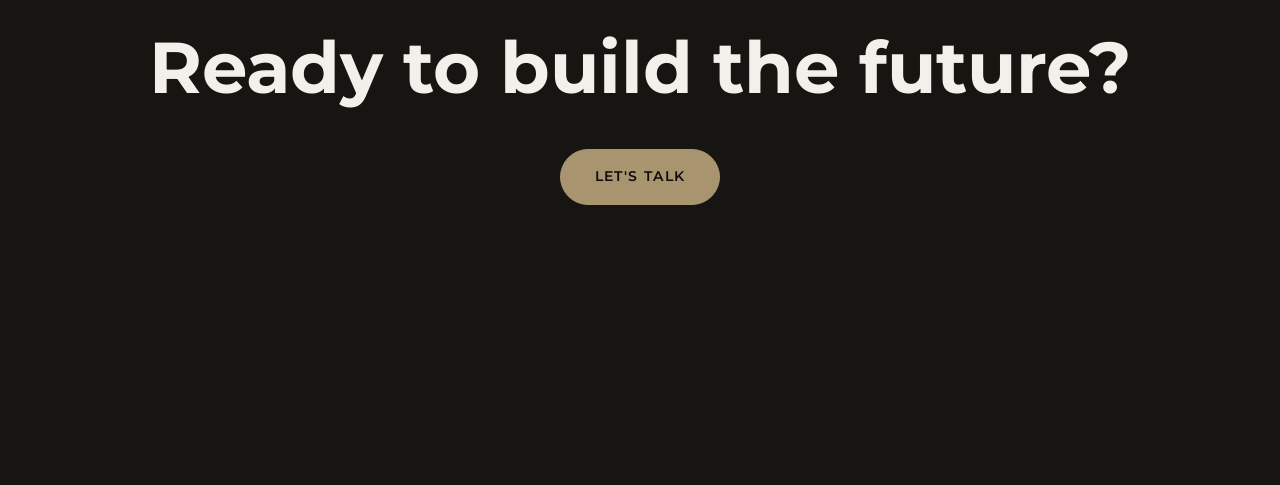
<file: services.html>
<!DOCTYPE html>
<html lang="en" data-theme="dark">
<head>
  <meta charset="UTF-8">
  <meta name="viewport" content="width=device-width, initial-scale=1.0">
  <title>Services | NeXa Digital Agency</title>
  
  <link rel="preconnect" href="https://fonts.googleapis.com">
  <link rel="preconnect" href="https://fonts.gstatic.com" crossorigin>
  <link href="https://fonts.googleapis.com/css2?family=Montserrat:wght@600;700&family=Roboto:wght@400;600&display=swap" rel="stylesheet">
  
  <link rel="stylesheet" href="styles.css">
</head>
<body>
  <div class="custom-cursor" id="cursor"></div>

  <!-- Header -->
  <header class="site-header" id="header">
    <div class="nav-container">
      <a href="index.html" class="nav-brand interactive">
        NeXa<span class="brand-dot"></span>
      </a>

      <nav class="nav-links" id="nav-links">
        <a href="index.html" class="nav-link interactive">Home</a>
        <a href="about.html" class="nav-link interactive">About</a>
        <a href="services.html" class="nav-link active interactive">Services</a>
        <a href="roadmap.html" class="nav-link interactive">Process</a>
        <a href="contact.html" class="nav-link interactive">Contact</a>
      </nav>

      <div class="nav-actions">
        <button class="theme-toggle interactive" id="theme-toggle" aria-label="Toggle theme">
          <svg class="icon-moon" xmlns="http://www.w3.org/2000/svg" viewBox="0 0 24 24" fill="none" stroke="currentColor" stroke-width="2"><path d="M21 12.79A9 9 0 1 1 11.21 3 7 7 0 0 0 21 12.79z"></path></svg>
          <svg class="icon-sun" xmlns="http://www.w3.org/2000/svg" viewBox="0 0 24 24" fill="none" stroke="currentColor" stroke-width="2"><circle cx="12" cy="12" r="5"></circle><line x1="12" y1="1" x2="12" y2="3"></line><line x1="12" y1="21" x2="12" y2="23"></line><line x1="4.22" y1="4.22" x2="5.64" y2="5.64"></line><line x1="18.36" y1="18.36" x2="19.78" y2="19.78"></line><line x1="1" y1="12" x2="3" y2="12"></line><line x1="21" y1="12" x2="23" y2="12"></line><line x1="4.22" y1="19.78" x2="5.64" y2="18.36"></line><line x1="18.36" y1="5.64" x2="19.78" y2="4.22"></line></svg>
        </button>
        
        <button class="nav-toggle interactive" id="nav-toggle" aria-expanded="false" aria-label="Menu">
          <span class="hamburger-line"></span>
          <span class="hamburger-line"></span>
          <span class="hamburger-line"></span>
        </button>
      </div>
    </div>
  </header>

  <main class="main-content">
    <section class="section">
      <div class="section-header reveal">
        <span class="eyebrow">Our Capabilities</span>
        <h1 class="section-title">The NeXa Arsenal</h1>
        <p class="section-desc">We leverage industry-leading tools and raw talent to architect solutions that dominate the digital space.</p>
      </div>

      <div class="services-grid reveal-stagger reveal">
        <!-- Service 1 -->
        <div class="service-card interactive">
          <div class="service-icon">
            <svg width="24" height="24" viewBox="0 0 24 24" fill="none" stroke="currentColor" stroke-width="2"><rect x="2" y="2" width="20" height="20" rx="2.18" ry="2.18"></rect><line x1="7" y1="2" x2="7" y2="22"></line><line x1="17" y1="2" x2="17" y2="22"></line><line x1="2" y1="12" x2="22" y2="12"></line><line x1="2" y1="7" x2="7" y2="7"></line><line x1="2" y1="17" x2="7" y2="17"></line><line x1="17" y1="17" x2="22" y2="17"></line><line x1="17" y1="7" x2="22" y2="7"></line></svg>
          </div>
          <div>
            <h3>Video Editing</h3>
            <p>From short-form TikTok/Reels to full cinematic productions. We edit for retention, emotion, and action.</p>
          </div>
        </div>
        
        <!-- Service 2 -->
        <div class="service-card interactive">
          <div class="service-icon">
            <svg width="24" height="24" viewBox="0 0 24 24" fill="none" stroke="currentColor" stroke-width="2"><polygon points="12 2 2 7 12 12 22 7 12 2"></polygon><polyline points="2 17 12 22 22 17"></polyline><polyline points="2 12 12 17 22 12"></polyline></svg>
          </div>
          <div>
            <h3>Graphic Design</h3>
            <p>Embracing 2025 UI/UX compliance. We craft warm, grounded aesthetics that build immediate trust.</p>
          </div>
        </div>

        <!-- Service 3 -->
        <div class="service-card interactive">
          <div class="service-icon">
            <svg width="24" height="24" viewBox="0 0 24 24" fill="none" stroke="currentColor" stroke-width="2"><path d="M21 15a2 2 0 0 1-2 2H7l-4 4V5a2 2 0 0 1 2-2h14a2 2 0 0 1 2 2z"></path></svg>
          </div>
          <div>
            <h3>Social Media Management</h3>
            <p>We don't just post; we grow communities. Data-driven strategy combined with relentless execution.</p>
          </div>
        </div>

        <!-- Service 4 -->
        <div class="service-card interactive">
          <div class="service-icon">
            <svg width="24" height="24" viewBox="0 0 24 24" fill="none" stroke="currentColor" stroke-width="2"><polyline points="16 18 22 12 16 6"></polyline><polyline points="8 6 2 12 8 18"></polyline></svg>
          </div>
          <div>
            <h3>Web Development</h3>
            <p>Semantic HTML5, CSS Grid architectures, and fluid logic. Built for performance and strict WCAG adherence.</p>
          </div>
        </div>
      </div>
    </section>
  </main>

  <footer class="site-footer">
    <div class="footer-top reveal">
      <h2 class="footer-title">Ready to build the future?</h2>
      <a href="contact.html" class="btn btn-primary interactive">Let's Talk</a>
    </div>
    <div class="footer-bottom reveal">
      <div class="nav-brand">NeXa<span class="brand-dot"></span></div>
      <p>&copy; 2026 NeXa Digital Agency. All rights reserved.</p>
      <div class="footer-links">
        <a href="#" class="interactive">Twitter</a>
        <a href="#" class="interactive">LinkedIn</a>
        <a href="#" class="interactive">Instagram</a>
      </div>
    </div>
  </footer>

  <script src="script.js"></script>
</body>
</html>
</file>
<file: styles.css>
/* ============================================================
   NeXa Agency - Premium Interactive Website
   Vanilla CSS • Mobile-First • Grid + Flexbox • clamp()
   Color Palette: Mocha Mousse / Ethereal Blue / Moonlit Grey
   Typography: Montserrat (Headlines) + Roboto (Body)
   ============================================================ */

/* ---------- DESIGN TOKENS (Dark Theme Default) ---------- */
:root, [data-theme="dark"] {
  /* Core Palette */
  --clr-mocha:        #A8956F;
  --clr-mocha-dark:   #8B7A59;
  --clr-mocha-light:  #C4B494;
  --clr-blue:         #A0D4E0;
  --clr-blue-dark:    #7ABFCE;
  --clr-blue-light:   #C5E8F0;
  --clr-grey:         #F2F0EA;
  --clr-grey-dark:    #E0DDD5;

  /* Semantic Tokens - Dark Theme (Default) */
  --bg-primary:       #0d0c0a;
  --bg-secondary:     #171512;
  --bg-surface:       #1f1d19;
  --bg-hero-start:    #1A1714;
  --bg-hero-end:      #0d0c0a;
  --text-primary:     #F2F0EA;
  --text-secondary:   #C4BFB5;
  --text-tertiary:    #8A8078;
  --text-on-accent:   #0d0c0a;
  --accent:           var(--clr-mocha);
  --accent-secondary: var(--clr-blue);
  --border:           #2a2722;
  
  --shadow-sm:        0 4px 20px rgba(0,0,0,0.4);
  --shadow-md:        0 8px 30px rgba(0,0,0,0.5);
  --shadow-lg:        0 12px 40px rgba(0,0,0,0.6);
  --shadow-glow:      0 0 30px rgba(168,149,111,0.25);

  /* Typography */
  --font-headline:    'Montserrat', sans-serif;
  --font-body:        'Roboto', sans-serif;
  --fw-regular:       400;
  --fw-semibold:      600;
  --fw-bold:          700;

  /* Fluid Typography */
  --fs-hero:          clamp(3rem, 8vw, 6rem);
  --fs-h1:            clamp(2.5rem, 6vw, 4.5rem);
  --fs-h2:            clamp(2rem, 4vw, 3.5rem);
  --fs-h3:            clamp(1.25rem, 2vw, 1.75rem);
  --fs-body:          clamp(1rem, 1.2vw, 1.15rem);
  --fs-small:         clamp(0.85rem, 1vw, 0.95rem);
  --fs-eyebrow:       clamp(0.75rem, 1vw, 0.9rem);

  /* Spacing */
  --space-xs:  0.5rem;
  --space-sm:  1rem;
  --space-md:  1.5rem;
  --space-lg:  2.5rem;
  --space-xl:  4rem;
  --space-2xl: 6rem;
  --space-3xl: 10rem;

  /* Misc */
  --radius-sm:  8px;
  --radius-md:  16px;
  --radius-lg:  24px;
  --radius-pill: 999px;
  --nav-height:  80px;
  --transition:  0.4s cubic-bezier(0.16, 1, 0.3, 1);
}

/* ---------- LIGHT THEME ---------- */
[data-theme="light"] {
  --bg-primary:       #FFFFFF;
  --bg-secondary:     #F8F7F4;
  --bg-surface:       #FFFFFF;
  --bg-hero-start:    #F8F7F4;
  --bg-hero-end:      #FFFFFF;
  --text-primary:     #1A1714;
  --text-secondary:   #5C534B;
  --text-tertiary:    #8A8078;
  --text-on-accent:   #FFFFFF;
  --border:           #EAE7E0;
  --shadow-sm:        0 4px 20px rgba(0,0,0,0.05);
  --shadow-md:        0 8px 30px rgba(0,0,0,0.08);
  --shadow-lg:        0 12px 40px rgba(0,0,0,0.12);
  --shadow-glow:      0 0 30px rgba(168,149,111,0.3);
}

/* ---------- CSS RESET & GLOBAL ---------- */
*, *::before, *::after {
  box-sizing: border-box;
  margin: 0;
  padding: 0;
}

html {
  scroll-behavior: smooth;
  /* Custom Cursor Hiding */
  cursor: none; 
}

body {
  font-family: var(--font-body);
  font-weight: var(--fw-regular);
  font-size: var(--fs-body);
  line-height: 1.6;
  color: var(--text-primary);
  background-color: transparent; /* Changed to transparent, letting fixed bg show */
  transition: color var(--transition);
  -webkit-font-smoothing: antialiased;
  -moz-osx-font-smoothing: grayscale;
  overflow-x: hidden;
}

/* Ensure links and buttons don't show default cursor */
a, button { cursor: none; }

img, svg, video { display: block; max-width: 100%; object-fit: cover; }
a { color: inherit; text-decoration: none; }
ul, ol { list-style: none; }
button { border: none; background: transparent; font: inherit; color: inherit; }

/* ---------- CUSTOM CURSOR ---------- */
.custom-cursor {
  position: fixed;
  top: 0;
  left: 0;
  width: 12px;
  height: 12px;
  background: var(--accent);
  border-radius: 50%;
  pointer-events: none;
  z-index: 9999;
  transform: translate(-50%, -50%);
  transition: width 0.3s ease, height 0.3s ease, background 0.3s ease;
  mix-blend-mode: difference;
}

.custom-cursor.hover {
  width: 50px;
  height: 50px;
  background: var(--text-primary);
  opacity: 0.5;
}

@media (pointer: coarse) {
  /* Disable custom cursor on touch devices */
  .custom-cursor { display: none; }
  html, a, button { cursor: auto; }
}

/* ============================================================
   HEADER & NAV
   ============================================================ */
.site-header {
  position: fixed;
  top: 0;
  width: 100%;
  z-index: 1000;
  background: transparent;
  transition: background var(--transition), padding var(--transition), backdrop-filter var(--transition);
  padding: var(--space-md) 0;
}

.site-header.scrolled {
  background: rgba(13, 12, 10, 0.85);
  backdrop-filter: blur(16px);
  -webkit-backdrop-filter: blur(16px);
  padding: var(--space-xs) 0;
  border-bottom: 1px solid var(--border);
}

[data-theme="light"] .site-header.scrolled {
  background: rgba(255, 255, 255, 0.85);
}

.nav-container {
  display: flex;
  align-items: center;
  justify-content: space-between;
  max-width: 1440px;
  margin: 0 auto;
  padding: 0 var(--space-lg);
}

/* --- Brand --- */
.nav-brand {
  font-family: var(--font-headline);
  font-weight: var(--fw-bold);
  font-size: 1.5rem;
  letter-spacing: -0.02em;
  color: var(--text-primary);
  display: flex;
  align-items: center;
  gap: 10px;
}

.brand-dot {
  width: 8px;
  height: 8px;
  background: var(--accent);
  border-radius: 50%;
  display: inline-block;
}

/* --- Nav Links --- */
.nav-links {
  position: fixed;
  top: 0;
  right: -100%;
  width: 100%;
  height: 100vh;
  background: var(--bg-primary);
  display: flex;
  flex-direction: column;
  justify-content: center;
  align-items: center;
  gap: var(--space-md);
  transition: right 0.6s cubic-bezier(0.16, 1, 0.3, 1);
  z-index: -1;
}

.nav-links.open {
  right: 0;
}

.nav-link {
  font-family: var(--font-headline);
  font-size: var(--fs-h2);
  font-weight: var(--fw-bold);
  color: var(--text-secondary);
  position: relative;
  transition: color var(--transition);
  text-transform: uppercase;
}

.nav-link:hover, .nav-link.active {
  color: var(--text-primary);
}

/* Desktop Nav */
@media (min-width: 1024px) {
  .nav-links {
    position: static;
    height: auto;
    width: auto;
    background: transparent;
    flex-direction: row;
    gap: var(--space-lg);
    z-index: auto;
  }
  .nav-link {
    font-size: var(--fs-small);
    font-weight: var(--fw-semibold);
    text-transform: none;
    letter-spacing: 0.05em;
  }
  .nav-link::after {
    content: '';
    position: absolute;
    bottom: -5px;
    left: 0;
    width: 0;
    height: 2px;
    background: var(--accent);
    transition: width var(--transition);
  }
  .nav-link:hover::after, .nav-link.active::after {
    width: 100%;
  }
}

/* --- Nav Actions --- */
.nav-actions {
  display: flex;
  align-items: center;
  gap: var(--space-md);
}

.theme-toggle {
  width: 44px;
  height: 44px;
  border-radius: 50%;
  border: 1px solid var(--border);
  display: flex;
  align-items: center;
  justify-content: center;
  transition: border-color var(--transition), transform var(--transition);
  position: relative;
}

.theme-toggle:hover {
  border-color: var(--accent);
  transform: scale(1.05);
}

.theme-toggle svg {
  position: absolute;
  width: 20px;
  height: 20px;
  transition: opacity var(--transition), transform var(--transition);
}

.theme-toggle .icon-moon { opacity: 0; transform: rotate(-90deg) scale(0.5); }
.theme-toggle .icon-sun { opacity: 1; transform: rotate(0) scale(1); }

[data-theme="light"] .theme-toggle .icon-sun { opacity: 0; transform: rotate(90deg) scale(0.5); }
[data-theme="light"] .theme-toggle .icon-moon { opacity: 1; transform: rotate(0) scale(1); }

/* Hamburger */
.nav-toggle {
  width: 44px;
  height: 44px;
  display: flex;
  flex-direction: column;
  justify-content: center;
  align-items: center;
  gap: 6px;
  z-index: 1001;
}

.hamburger-line {
  width: 24px;
  height: 2px;
  background: var(--text-primary);
  transition: transform 0.4s ease, opacity 0.4s ease, background var(--transition);
}

.nav-toggle[aria-expanded="true"] .hamburger-line:nth-child(1) { transform: translateY(8px) rotate(45deg); }
.nav-toggle[aria-expanded="true"] .hamburger-line:nth-child(2) { opacity: 0; }
.nav-toggle[aria-expanded="true"] .hamburger-line:nth-child(3) { transform: translateY(-8px) rotate(-45deg); }

@media (min-width: 1024px) {
  .nav-toggle { display: none; }
}

/* ============================================================
   BUTTONS
   ============================================================ */
.btn {
  display: inline-flex;
  align-items: center;
  justify-content: center;
  gap: var(--space-xs);
  padding: 1.2em 2.5em;
  font-family: var(--font-headline);
  font-weight: var(--fw-semibold);
  font-size: var(--fs-small);
  letter-spacing: 0.1em;
  text-transform: uppercase;
  border-radius: var(--radius-pill);
  transition: all var(--transition);
  position: relative;
  overflow: hidden;
}

.btn-primary {
  background: var(--accent);
  color: var(--bg-primary); /* High contrast */
  border: 1px solid var(--accent);
}

.btn-primary:hover {
  background: transparent;
  color: var(--text-primary);
  box-shadow: var(--shadow-glow);
}

.btn-outline {
  background: transparent;
  color: var(--text-primary);
  border: 1px solid var(--border);
}

.btn-outline:hover {
  border-color: var(--accent);
  color: var(--accent);
}

/* ============================================================
   MARQUEE
   ============================================================ */
.marquee-wrapper {
  background: var(--accent);
  padding: var(--space-sm) 0;
  overflow: hidden;
  position: relative;
  display: flex;
  align-items: center;
  border-top: 1px solid rgba(0,0,0,0.1);
  border-bottom: 1px solid rgba(0,0,0,0.1);
}

.marquee-content {
  display: flex;
  white-space: nowrap;
  animation: marquee 25s linear infinite;
}

.marquee-item {
  font-family: var(--font-headline);
  font-weight: var(--fw-bold);
  font-size: var(--fs-h3);
  text-transform: uppercase;
  color: var(--bg-primary);
  margin-right: var(--space-xl);
  display: flex;
  align-items: center;
  gap: var(--space-xl);
}

.marquee-item::after {
  content: '✦';
  font-size: 0.8em;
  opacity: 0.5;
}

@keyframes marquee {
  0% { transform: translateX(0); }
  100% { transform: translateX(-50%); }
}

/* ============================================================
   PAGE LAYOUTS
   ============================================================ */
.main-content {
  padding-top: var(--nav-height);
  min-height: 100vh;
}

.section {
  padding: var(--space-3xl) var(--space-lg);
  max-width: 1440px;
  margin: 0 auto;
}

.section-header {
  margin-bottom: var(--space-2xl);
  max-width: 800px;
}

.eyebrow {
  font-family: var(--font-headline);
  font-weight: var(--fw-semibold);
  font-size: var(--fs-eyebrow);
  text-transform: uppercase;
  letter-spacing: 0.15em;
  color: var(--accent-secondary);
  display: block;
  margin-bottom: var(--space-sm);
}

.section-title {
  font-family: var(--font-headline);
  font-weight: var(--fw-bold);
  font-size: var(--fs-h2);
  line-height: 1.1;
  margin-bottom: var(--space-md);
}

.section-desc {
  font-size: var(--fs-h3);
  color: var(--text-secondary);
  line-height: 1.4;
}

/* ============================================================
   HERO SECTION (Home)
   ============================================================ */
.hero {
  min-height: 90vh;
  display: flex;
  flex-direction: column;
  justify-content: center;
  position: relative;
  padding: var(--space-3xl) var(--space-lg);
  overflow: hidden;
}

.hero-bg {
  position: absolute;
  top: 0;
  left: 0;
  width: 100%;
  height: 100%;
  /* Removed static radial gradient in favor of global animated background */
  z-index: -1;
}

.hero-content {
  max-width: 1200px;
  margin: 0 auto;
  width: 100%;
  z-index: 1;
}

.hero-title {
  font-family: var(--font-headline);
  font-weight: var(--fw-bold);
  font-size: var(--fs-hero);
  line-height: 0.95;
  letter-spacing: -0.03em;
  margin-bottom: var(--space-md);
  text-transform: uppercase;
}

.hero-title span {
  color: var(--accent);
  display: block;
}

.hero-subtitle {
  font-size: var(--fs-h3);
  color: var(--text-secondary);
  max-width: 600px;
  margin-bottom: var(--space-xl);
}

.hero-actions {
  display: flex;
  gap: var(--space-md);
  flex-wrap: wrap;
}

/* ============================================================
   SERVICES GRID (Home & Services Page)
   ============================================================ */
.services-grid {
  display: grid;
  grid-template-columns: 1fr;
  gap: var(--space-lg);
}

@media (min-width: 768px) {
  .services-grid {
    grid-template-columns: repeat(2, 1fr);
  }
}

.service-card {
  background: var(--bg-surface);
  border: 1px solid var(--border);
  border-radius: var(--radius-lg);
  padding: var(--space-xl);
  transition: all var(--transition);
  position: relative;
  overflow: hidden;
  display: flex;
  flex-direction: column;
  justify-content: space-between;
  min-height: 350px;
}

.service-card:hover {
  transform: translateY(-10px);
  border-color: var(--accent);
  box-shadow: var(--shadow-md);
}

.service-icon {
  width: 60px;
  height: 60px;
  background: var(--bg-secondary);
  border-radius: var(--radius-md);
  display: flex;
  align-items: center;
  justify-content: center;
  color: var(--accent);
  margin-bottom: var(--space-xl);
  transition: transform var(--transition), background var(--transition);
}

.service-card:hover .service-icon {
  transform: scale(1.1) rotate(5deg);
  background: rgba(168,149,111,0.1);
}

.service-card h3 {
  font-family: var(--font-headline);
  font-size: var(--fs-h3);
  margin-bottom: var(--space-sm);
}

.service-card p {
  color: var(--text-secondary);
}

.service-link {
  margin-top: var(--space-lg);
  display: inline-flex;
  align-items: center;
  gap: var(--space-xs);
  color: var(--accent);
  font-weight: var(--fw-semibold);
  font-size: var(--fs-small);
  text-transform: uppercase;
  letter-spacing: 0.1em;
}

.service-link svg {
  transition: transform var(--transition);
}

.service-card:hover .service-link svg {
  transform: translateX(5px);
}

/* ============================================================
   RESULTS SECTION (About / Vision)
   ============================================================ */
.results-grid {
  display: grid;
  grid-template-columns: 1fr;
  gap: var(--space-xl);
  align-items: center;
}

@media (min-width: 1024px) {
  .results-grid {
    grid-template-columns: 1fr 1fr;
  }
}

.results-image {
  position: relative;
  border-radius: var(--radius-lg);
  overflow: hidden;
  aspect-ratio: 4/5;
  background: var(--bg-surface);
}

.results-image img {
  width: 100%;
  height: 100%;
  object-fit: cover;
  opacity: 0.8;
  transition: opacity var(--transition), transform var(--transition);
}

.results-image:hover img {
  opacity: 1;
  transform: scale(1.05);
}

.results-stats {
  display: grid;
  grid-template-columns: repeat(2, 1fr);
  gap: var(--space-md);
  margin-top: var(--space-lg);
}

.stat-item {
  border-left: 2px solid var(--accent);
  padding-left: var(--space-md);
}

.stat-num {
  font-family: var(--font-headline);
  font-size: var(--fs-h2);
  font-weight: var(--fw-bold);
  color: var(--text-primary);
  line-height: 1;
  margin-bottom: var(--space-xs);
}

.stat-label {
  font-size: var(--fs-small);
  color: var(--text-secondary);
  text-transform: uppercase;
  letter-spacing: 0.05em;
}

/* ============================================================
   PROCESS ROADMAP (Roadmap Page)
   ============================================================ */
.roadmap-container {
  position: relative;
  max-width: 800px;
  margin: 0 auto;
}

.roadmap-container::before {
  content: '';
  position: absolute;
  top: 0;
  left: 24px;
  width: 2px;
  height: 100%;
  background: var(--border);
}

@media (min-width: 768px) {
  .roadmap-container::before {
    left: 50%;
    transform: translateX(-50%);
  }
}

.roadmap-step {
  position: relative;
  margin-bottom: var(--space-2xl);
  padding-left: 70px;
}

@media (min-width: 768px) {
  .roadmap-step {
    width: 50%;
    padding-left: 0;
    padding-right: 50px;
  }
  .roadmap-step:nth-child(even) {
    margin-left: auto;
    padding-right: 0;
    padding-left: 50px;
  }
}

.step-dot {
  position: absolute;
  top: 0;
  left: 15px;
  width: 20px;
  height: 20px;
  background: var(--accent);
  border-radius: 50%;
  border: 4px solid var(--bg-primary);
  box-shadow: 0 0 0 4px rgba(168,149,111,0.2);
  transition: transform var(--transition);
}

@media (min-width: 768px) {
  .roadmap-step .step-dot {
    left: auto;
    right: -10px;
  }
  .roadmap-step:nth-child(even) .step-dot {
    left: -10px;
    right: auto;
  }
}

.roadmap-step:hover .step-dot {
  transform: scale(1.5);
}

.step-content {
  background: var(--bg-surface);
  padding: var(--space-lg);
  border-radius: var(--radius-lg);
  border: 1px solid var(--border);
  transition: transform var(--transition), border-color var(--transition);
}

.roadmap-step:hover .step-content {
  transform: translateY(-5px);
  border-color: var(--accent);
}

.step-num {
  font-family: var(--font-headline);
  font-size: 3rem;
  font-weight: var(--fw-bold);
  color: var(--bg-secondary);
  line-height: 1;
  margin-bottom: var(--space-sm);
}

/* ============================================================
   CONTACT FORM
   ============================================================ */
.contact-layout {
  display: grid;
  grid-template-columns: 1fr;
  gap: var(--space-2xl);
}

@media (min-width: 1024px) {
  .contact-layout {
    grid-template-columns: 1fr 1fr;
  }
}

.contact-info h2 {
  font-family: var(--font-headline);
  font-size: var(--fs-h1);
  margin-bottom: var(--space-lg);
}

.contact-details {
  margin-top: var(--space-xl);
}

.contact-item {
  margin-bottom: var(--space-md);
  display: flex;
  align-items: center;
  gap: var(--space-sm);
  font-size: var(--fs-h3);
}

.contact-form {
  background: var(--bg-surface);
  padding: var(--space-xl);
  border-radius: var(--radius-lg);
  border: 1px solid var(--border);
}

.form-group {
  margin-bottom: var(--space-lg);
}

.form-label {
  display: block;
  margin-bottom: var(--space-xs);
  font-weight: var(--fw-semibold);
  font-size: var(--fs-small);
  text-transform: uppercase;
  letter-spacing: 0.05em;
  color: var(--text-secondary);
}

.form-input, .form-textarea {
  width: 100%;
  background: var(--bg-primary);
  border: 1px solid var(--border);
  padding: var(--space-sm) var(--space-md);
  border-radius: var(--radius-sm);
  color: var(--text-primary);
  font-family: var(--font-body);
  font-size: var(--fs-body);
  transition: border-color var(--transition), box-shadow var(--transition);
}

.form-textarea {
  resize: vertical;
  min-height: 150px;
}

.form-input:focus, .form-textarea:focus {
  outline: none;
  border-color: var(--accent);
  box-shadow: 0 0 0 2px rgba(168,149,111,0.2);
}

/* ============================================================
   FOOTER
   ============================================================ */
.site-footer {
  background: var(--bg-secondary);
  padding: var(--space-3xl) var(--space-lg) var(--space-lg);
  border-top: 1px solid var(--border);
}

.footer-top {
  display: flex;
  flex-direction: column;
  align-items: center;
  text-align: center;
  margin-bottom: var(--space-3xl);
}

.footer-title {
  font-family: var(--font-headline);
  font-size: var(--fs-h1);
  font-weight: var(--fw-bold);
  margin-bottom: var(--space-md);
}

.footer-bottom {
  display: flex;
  flex-direction: column;
  align-items: center;
  gap: var(--space-md);
  padding-top: var(--space-lg);
  border-top: 1px solid var(--border);
}

@media (min-width: 768px) {
  .footer-bottom {
    flex-direction: row;
    justify-content: space-between;
  }
}

.footer-links {
  display: flex;
  gap: var(--space-md);
}

.footer-links a {
  color: var(--text-secondary);
  transition: color var(--transition);
}

.footer-links a:hover {
  color: var(--accent);
}

/* ============================================================
   ANIMATIONS (Scroll Reveal)
   ============================================================ */
.reveal {
  opacity: 0;
  transform: translateY(40px);
  transition: opacity 0.8s cubic-bezier(0.16, 1, 0.3, 1),
              transform 0.8s cubic-bezier(0.16, 1, 0.3, 1);
}

.reveal.revealed {
  opacity: 1;
  transform: translateY(0);
}

/* Staggering for lists or grids */
.reveal-stagger > * {
  opacity: 0;
  transform: translateY(40px);
  transition: opacity 0.8s cubic-bezier(0.16, 1, 0.3, 1),
              transform 0.8s cubic-bezier(0.16, 1, 0.3, 1);
}

.reveal-stagger.revealed > *:nth-child(1) { transition-delay: 0.1s; opacity: 1; transform: translateY(0); }
.reveal-stagger.revealed > *:nth-child(2) { transition-delay: 0.2s; opacity: 1; transform: translateY(0); }
.reveal-stagger.revealed > *:nth-child(3) { transition-delay: 0.3s; opacity: 1; transform: translateY(0); }
.reveal-stagger.revealed > *:nth-child(4) { transition-delay: 0.4s; opacity: 1; transform: translateY(0); }

/* ============================================================
   UTILITIES
   ============================================================ */
.text-accent { color: var(--accent); }
.text-center { text-align: center; }

@media (prefers-reduced-motion: reduce) {
  *, *::before, *::after {
    animation-duration: 0.01ms !important;
    animation-iteration-count: 1 !important;
    transition-duration: 0.01ms !important;
  }
  .reveal, .reveal-stagger > * { opacity: 1; transform: none; }
}

/* ============================================================
   PREMIUM MOTION BACKGROUND
   ============================================================ */
.premium-bg-container {
  position: fixed;
  top: 0;
  left: 0;
  width: 100vw;
  height: 100vh;
  z-index: -2;
  overflow: hidden;
  background: var(--bg-primary);
  pointer-events: none;
  transition: background var(--transition);
}

.bg-orb {
  position: absolute;
  border-radius: 50%;
  filter: blur(80px);
  opacity: 0.35;
  animation: floatOrb 20s infinite ease-in-out alternate;
}

.orb-1 {
  width: 50vw;
  height: 50vw;
  background: var(--accent);
  top: -10%;
  left: -10%;
  animation-duration: 25s;
}

.orb-2 {
  width: 40vw;
  height: 40vw;
  background: var(--accent-secondary);
  bottom: -20%;
  right: -10%;
  animation-duration: 30s;
  animation-direction: alternate-reverse;
}

.orb-3 {
  width: 30vw;
  height: 30vw;
  background: var(--clr-mocha-dark);
  top: 40%;
  left: 40%;
  animation-duration: 35s;
}

@keyframes floatOrb {
  0% { transform: translate(0, 0) scale(1); }
  33% { transform: translate(10vw, -15vh) scale(1.1); }
  66% { transform: translate(-10vw, 15vh) scale(0.9); }
  100% { transform: translate(0, 0) scale(1); }
}

.bg-grid {
  position: absolute;
  top: 0;
  left: 0;
  width: 200vw;
  height: 200vh;
  background-image: 
    linear-gradient(to right, rgba(255,255,255,0.03) 1px, transparent 1px),
    linear-gradient(to bottom, rgba(255,255,255,0.03) 1px, transparent 1px);
  background-size: 50px 50px;
  animation: panGrid 40s linear infinite;
  opacity: 0.5;
}

[data-theme="light"] .bg-grid {
  background-image: 
    linear-gradient(to right, rgba(0,0,0,0.03) 1px, transparent 1px),
    linear-gradient(to bottom, rgba(0,0,0,0.03) 1px, transparent 1px);
}

@keyframes panGrid {
  0% { transform: translate(0, 0); }
  100% { transform: translate(-50px, -50px); }
}
</file>
